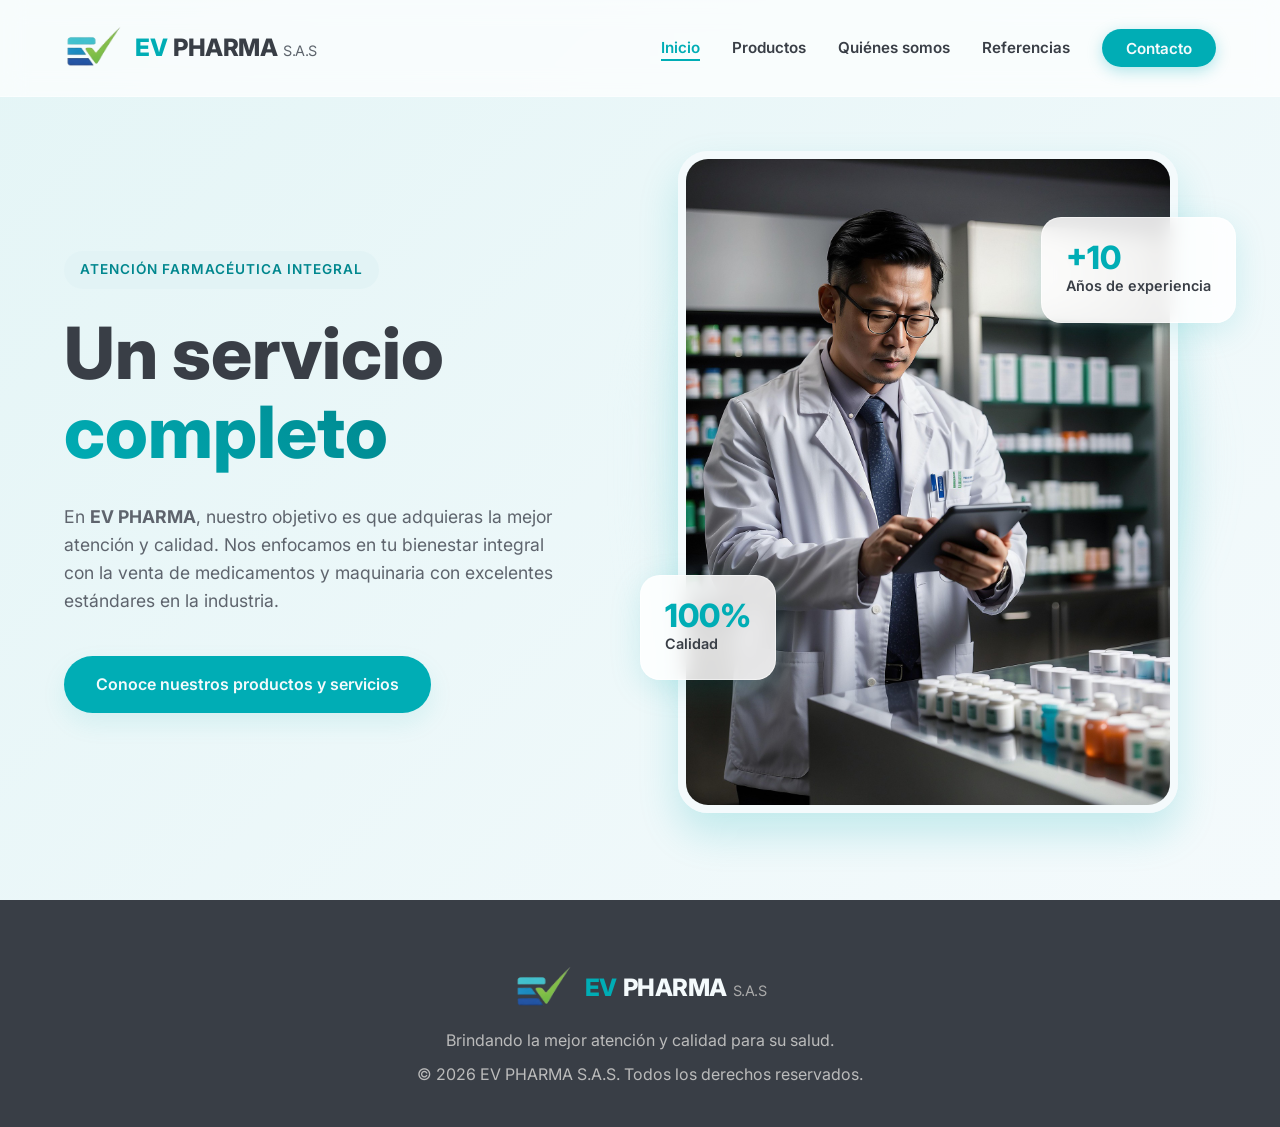
<file: Client/index.html>
<!DOCTYPE html>
<html lang="es">
<head>
    <meta charset="UTF-8">
    <meta name="viewport" content="width=device-width, initial-scale=1.0">
    <meta name="description" content="EV PHARMA S.A.S. - Adquiere la mejor atención y calidad en servicios de salud.">
    <title>EV PHARMA S.A.S | Servicios de Salud Completos</title>
    <link href="https://fonts.googleapis.com/css2?family=Inter:wght@300;400;600;800&display=swap" rel="stylesheet">
    <link rel="stylesheet" href="style.css">
    <link rel="icon" href="images/LogoEVPharma-Picsart-BackgroundRemover.png"> 
</head>
<body>
    <header class="navbar" id="navbar">
        <div class="logo">
            <img src="images/LogoEVPharma-Picsart-BackgroundRemover.png" alt="EV Pharma Logo" class="logo-img">
            <div class="logo-text">
                <span class="logo-accent">EV</span> PHARMA <span class="logo-suffix">S.A.S</span>
            </div>
        </div>
        <nav>
            <ul class="nav-links">
                <li><a href="#inicio" class="active">Inicio</a></li>
                <li><a href="productos.html">Productos</a></li>
                <li><a href="quienesSomos.html">Quiénes somos</a></li>
                <li><a href="referencias.html">Referencias</a></li>
                <li><a href="#contacto" id="contactBtn" class="btn-contact">Contacto</a></li>
            </ul>
            <div class="hamburger" id="hamburger">
                <span></span>
                <span></span>
                <span></span>
            </div>
        </nav>
    </header>

    <main>
        <section id="inicio" class="hero">
            <div class="hero-content">
                <span class="badge">Atención Farmacéutica Integral</span>
                <h1>Un servicio <br><span class="highlight">completo</span></h1>
                <p>En <strong>EV PHARMA</strong>, nuestro objetivo es que adquieras la mejor atención y calidad. Nos enfocamos en tu bienestar integral con la venta de medicamentos y maquinaria con excelentes estándares en la industria.</p>
                <div class="cta-group">
                    <a href="productos.html" class="btn btn-primary">Conoce nuestros productos y servicios</a>
                </div>
            </div>
            <div class="hero-image-container">
                <div class="glass-card stat-card stat-1">
                    <div class="stat-number">+10</div>
                    <div class="stat-text">Años de experiencia</div>
                </div>
                <div class="glass-card stat-card stat-2">
                    <div class="stat-number">100%</div>
                    <div class="stat-text">Calidad</div>
                </div>
                <img src="images/neenasatine-ai-generated-8780800_1920.jpg" alt="Profesional de la salud trabajando, EV Pharma">
                <div class="blob-bg"></div>
            </div>
        </section>
    </main>

    <footer id="contacto">
        <div class="footer-content">
            <div class="logo">
                <img src="images/LogoEVPharma-Picsart-BackgroundRemover.png" alt="EV Pharma Logo" class="logo-img">
                <div class="logo-text">
                    <span class="logo-accent">EV</span> PHARMA <span class="logo-suffix">S.A.S</span>
                </div>
            </div>
            <p>Brindando la mejor atención y calidad para su salud.</p>
            <p>&copy; 2026 EV PHARMA S.A.S. Todos los derechos reservados.</p>
        </div>
    </footer>

    <!-- Modal de Contacto -->
    <div id="contactModal" class="modal">
        <div class="modal-content glass-card">
            <span class="close-btn">&times;</span>
            <div class="modal-header">
                <h2>Contáctanos</h2>
                <p>Estamos a tu disposición. Comunícate directamente con nuestro equipo.</p>
            </div>
            
            <div class="contact-info-grid">
                <div class="contact-info-item">
                    <div class="contact-text">
                        <h4>Teléfonos de Contacto</h4>
                        <p><a href="tel:+573127304162">+57 312 730 4162</a></p>
                        <p><a href="tel:+573150565172">+57 315 056 5172</a></p>
                        <p><a href="tel:+573238347478">+57 323 834 7478</a></p>
                    </div>
                </div>

                <div class="contact-info-item">
                    <div class="contact-text">
                        <h4>Correo Electrónico</h4>
                        <p><a href="mailto:EVPharma1@hotmail.com">EVPharma1@hotmail.com</a></p>
                    </div>
                </div>

                <div class="contact-info-item contact-info-full">
                    <div class="contact-text">
                        <h4>Horario de Atención</h4>
                        <p>Lunes a Viernes: 8:00 AM - 5:00 PM | Sábados: 8:00 AM - 12:00 PM</p>
                    </div>
                </div>
            </div>

            <div class="contact-modal-actions">
                <a href="https://wa.me/573127304162?text=Hola,%20quisiera%20más%20información%20sobre%20sus%20productos" target="_blank" class="btn btn-whatsapp">
                    Chat por WhatsApp
                </a>
            </div>
        </div>
    </div>

    <script src="script.js"></script>
</body>
</html>
</file>
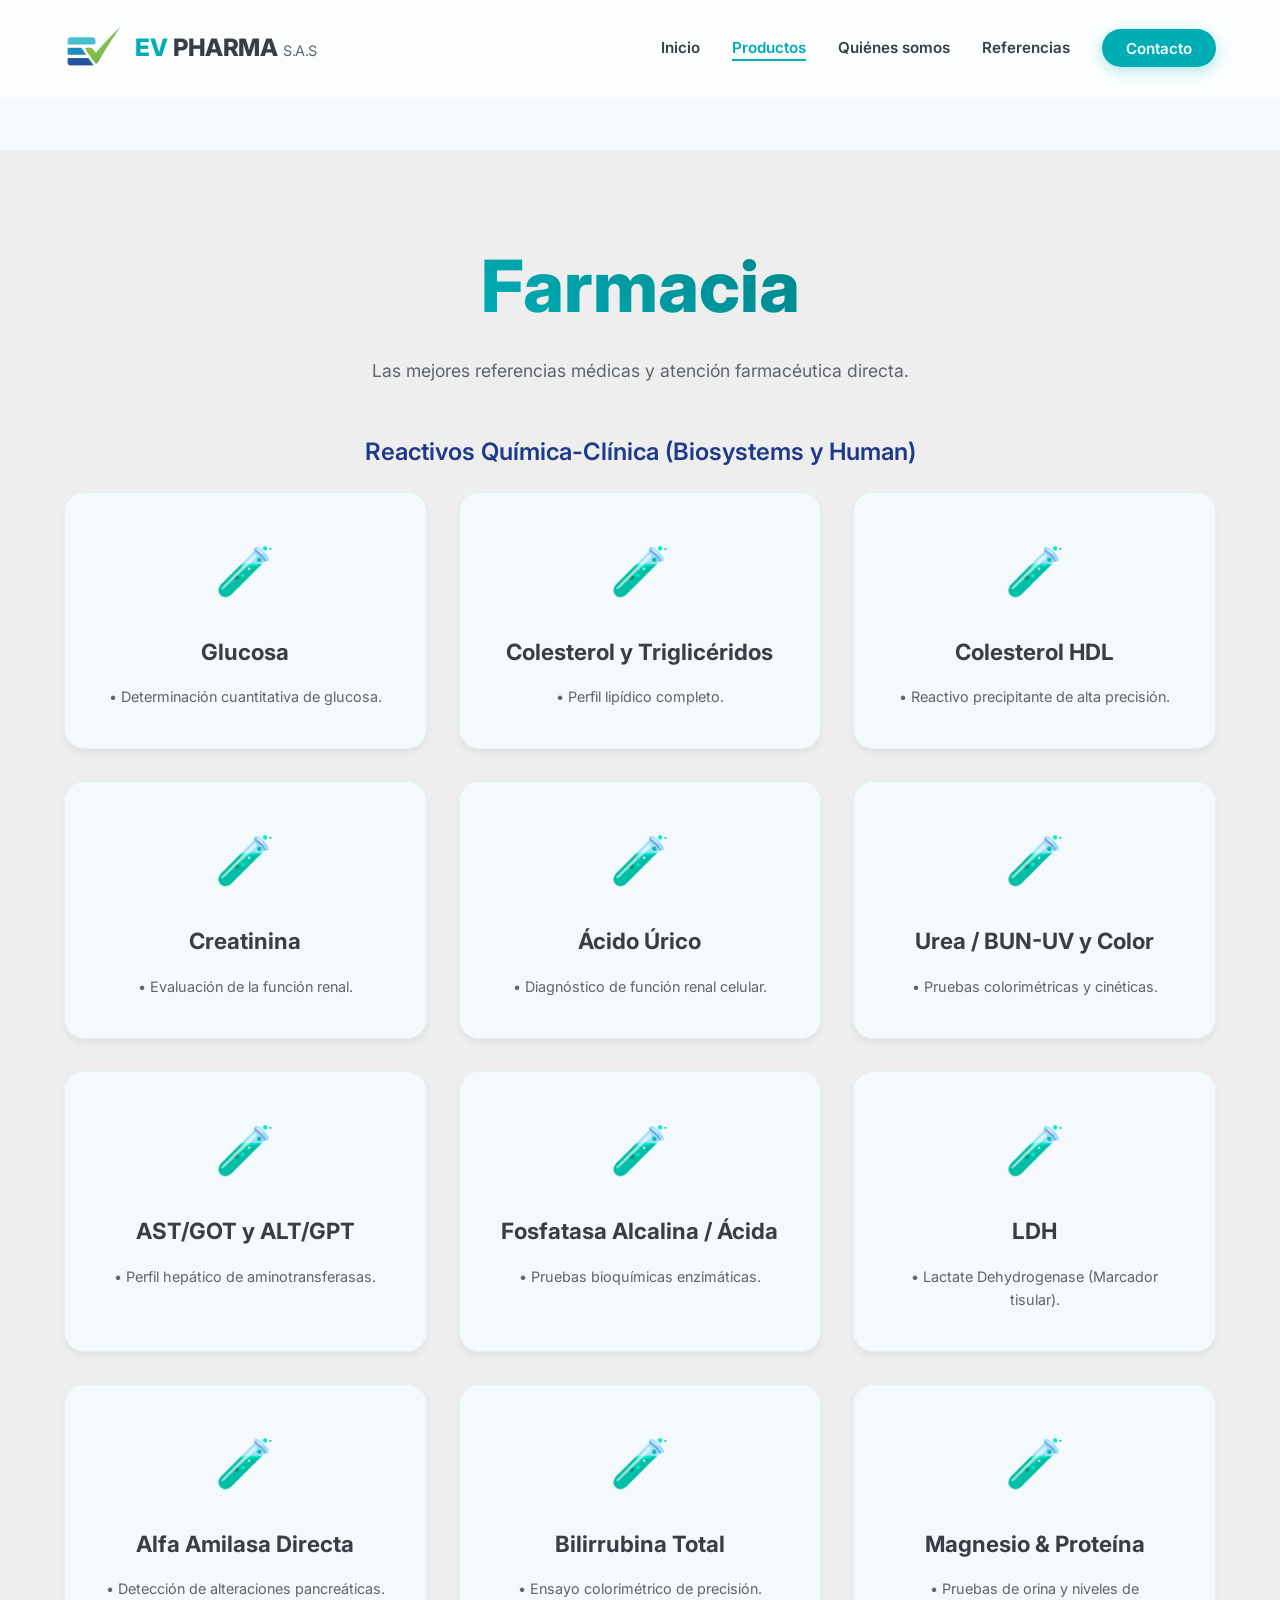
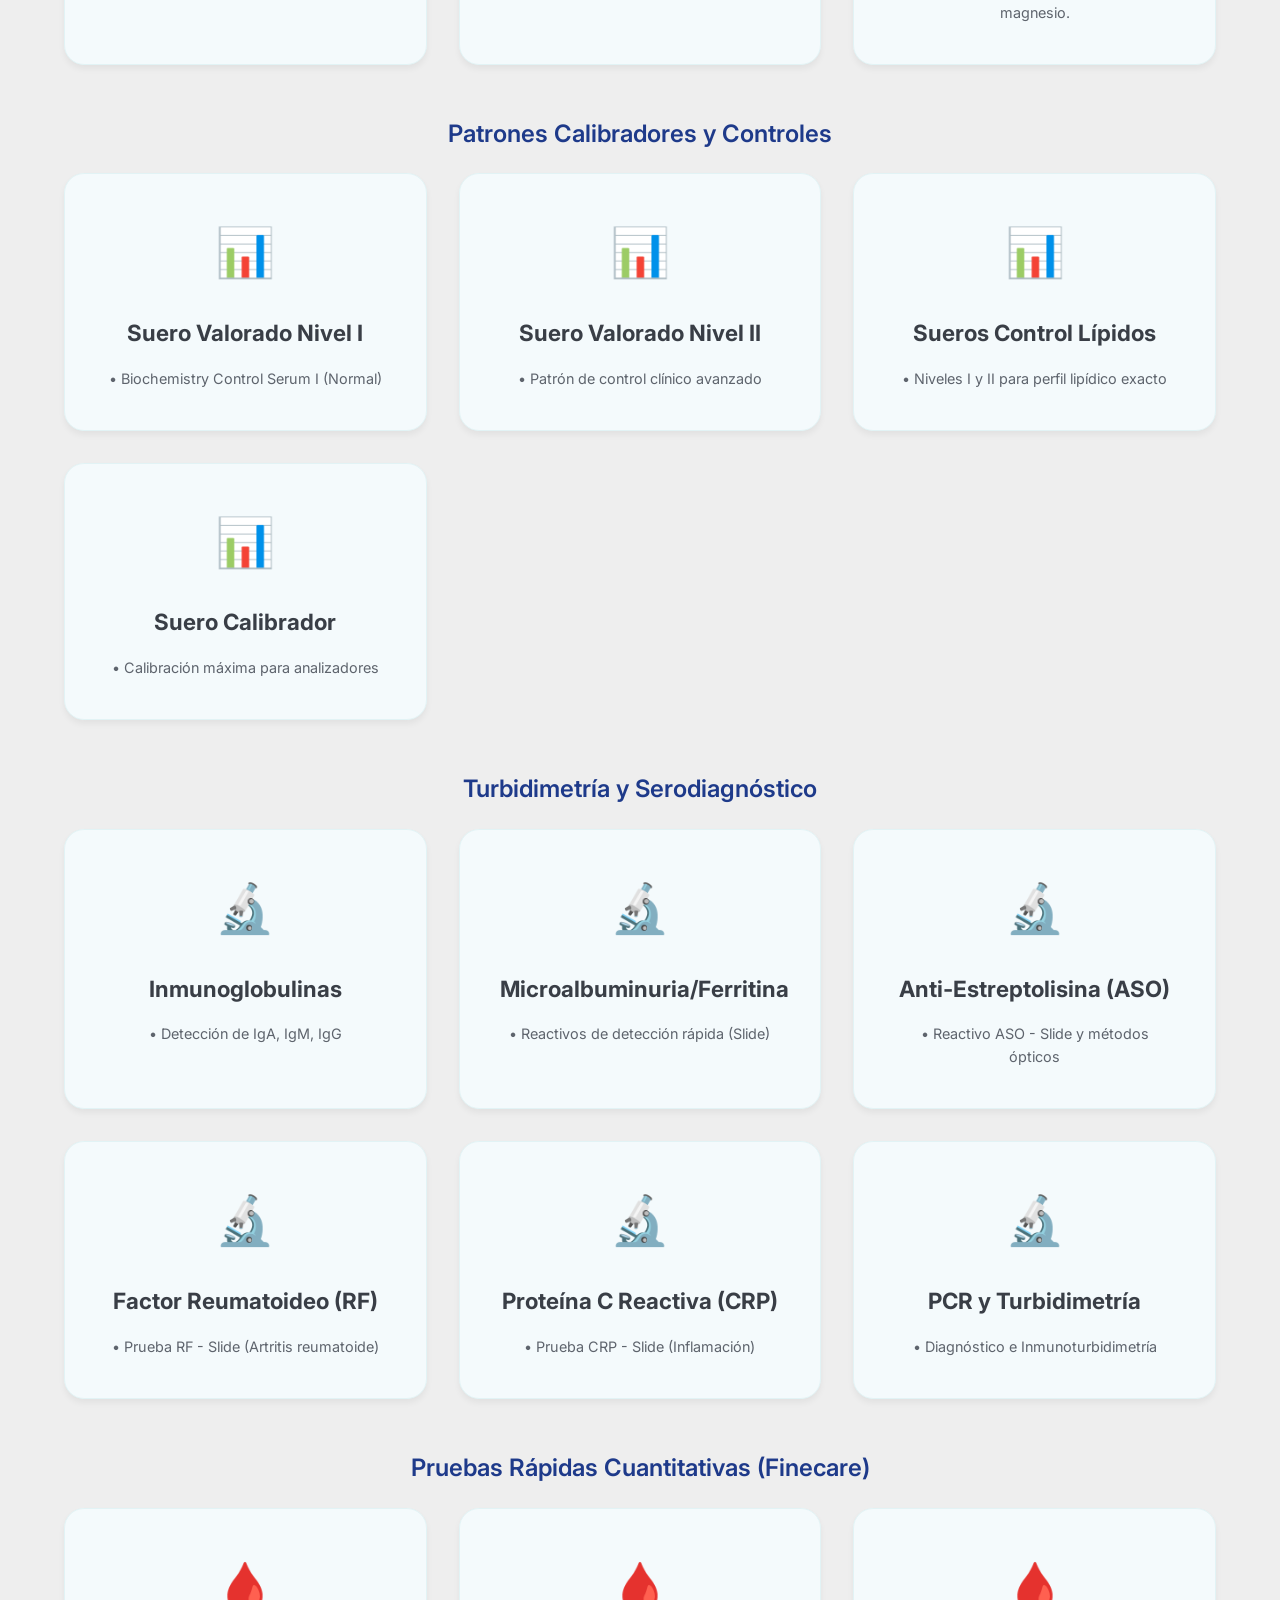
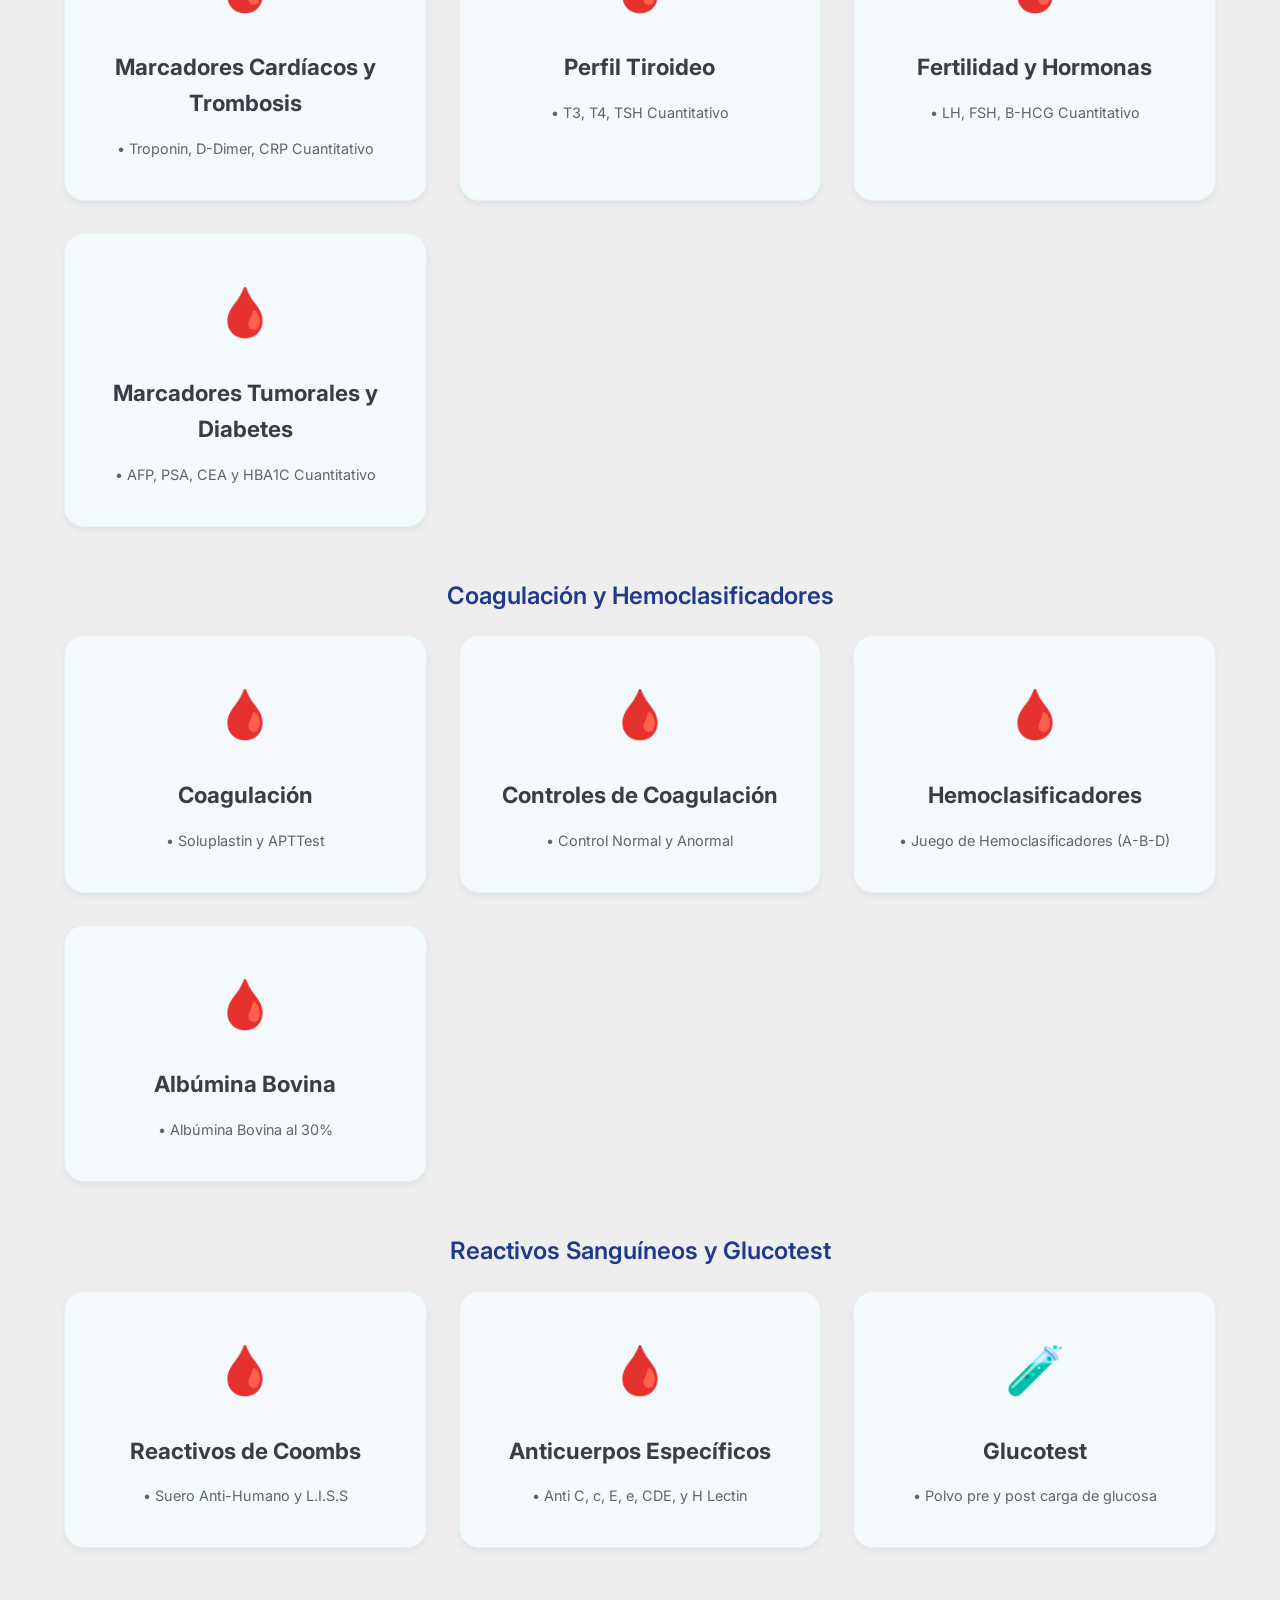
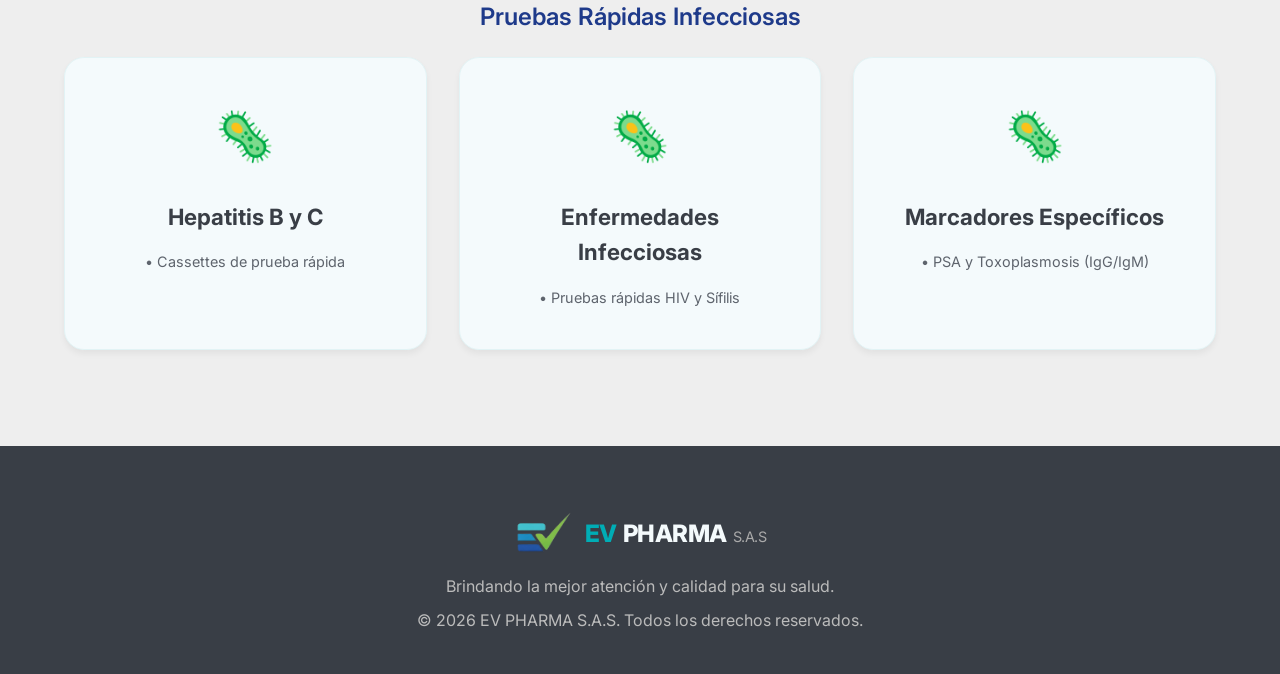
<file: Client/farmacia.html>
<!DOCTYPE html>
<html lang="es">
<head>
    <meta charset="UTF-8">
    <meta name="viewport" content="width=device-width, initial-scale=1.0">
    <meta name="description" content="EV PHARMA S.A.S. - Farmacia.">
    <title>EV PHARMA S.A.S | Farmacia</title>
    <link href="https://fonts.googleapis.com/css2?family=Inter:wght@300;400;600;800&display=swap" rel="stylesheet">
    <link rel="stylesheet" href="style.css">
    <link rel="icon" href="images/LogoEVPharma-Picsart-BackgroundRemover.png"> 
</head>
<body>
    <header class="navbar" id="navbar">
        <div class="logo">
            <img src="images/LogoEVPharma-Picsart-BackgroundRemover.png" alt="EV Pharma Logo" class="logo-img">
            <div class="logo-text">
                <span class="logo-accent">EV</span> PHARMA <span class="logo-suffix">S.A.S</span>
            </div>
        </div>
        <nav>
            <ul class="nav-links">
                <li><a href="index.html">Inicio</a></li>
                <li><a href="productos.html" class="active">Productos</a></li>
                <li><a href="quienesSomos.html">Quiénes somos</a></li>
                <li><a href="referencias.html">Referencias</a></li>
                <li><a href="#contacto" class="btn-contact">Contacto</a></li>
            </ul>
            <div class="hamburger" id="hamburger">
                <span></span>
                <span></span>
                <span></span>
            </div>
        </nav>
    </header>

    <main class="about-wrap">
        <section class="section bg-light">
            <div class="container text-center">
                <h1 class="about-page-title"><span class="highlight">Farmacia</span></h1>
                <p class="section-subtitle">Las mejores referencias médicas y atención farmacéutica directa.</p>
                <h2 style="margin-top: 40px; font-weight: 600; color: #1e3a8a;">Reactivos Química-Clínica (Biosystems y Human)</h2>
                <div class="grid-3" style="margin-top: 20px;">
                    <div class="service-card glass-card"><div class="icon">🧪</div><h3>Glucosa</h3><p style="font-size: 0.9em;">• Determinación cuantitativa de glucosa.</p></div>
                    <div class="service-card glass-card"><div class="icon">🧪</div><h3>Colesterol y Triglicéridos</h3><p style="font-size: 0.9em;">• Perfil lipídico completo.</p></div>
                    <div class="service-card glass-card"><div class="icon">🧪</div><h3>Colesterol HDL</h3><p style="font-size: 0.9em;">• Reactivo precipitante de alta precisión.</p></div>
                    <div class="service-card glass-card"><div class="icon">🧪</div><h3>Creatinina</h3><p style="font-size: 0.9em;">• Evaluación de la función renal.</p></div>
                    <div class="service-card glass-card"><div class="icon">🧪</div><h3>Ácido Úrico</h3><p style="font-size: 0.9em;">• Diagnóstico de función renal celular.</p></div>
                    <div class="service-card glass-card"><div class="icon">🧪</div><h3>Urea / BUN-UV y Color</h3><p style="font-size: 0.9em;">• Pruebas colorimétricas y cinéticas.</p></div>
                    <div class="service-card glass-card"><div class="icon">🧪</div><h3>AST/GOT y ALT/GPT</h3><p style="font-size: 0.9em;">• Perfil hepático de aminotransferasas.</p></div>
                    <div class="service-card glass-card"><div class="icon">🧪</div><h3>Fosfatasa Alcalina / Ácida</h3><p style="font-size: 0.9em;">• Pruebas bioquímicas enzimáticas.</p></div>
                    <div class="service-card glass-card"><div class="icon">🧪</div><h3>LDH</h3><p style="font-size: 0.9em;">• Lactate Dehydrogenase (Marcador tisular).</p></div>
                    <div class="service-card glass-card"><div class="icon">🧪</div><h3>Alfa Amilasa Directa</h3><p style="font-size: 0.9em;">• Detección de alteraciones pancreáticas.</p></div>
                    <div class="service-card glass-card"><div class="icon">🧪</div><h3>Bilirrubina Total</h3><p style="font-size: 0.9em;">• Ensayo colorimétrico de precisión.</p></div>
                    <div class="service-card glass-card"><div class="icon">🧪</div><h3>Magnesio & Proteína</h3><p style="font-size: 0.9em;">• Pruebas de orina y niveles de magnesio.</p></div>
                </div>

                <h2 style="margin-top: 50px; font-weight: 600; color: #1e3a8a;">Patrones Calibradores y Controles</h2>
                <div class="grid-3" style="margin-top: 20px;">
                    <div class="service-card glass-card"><div class="icon">📊</div><h3>Suero Valorado Nivel I</h3><p style="font-size: 0.9em;">• Biochemistry Control Serum I (Normal)</p></div>
                    <div class="service-card glass-card"><div class="icon">📊</div><h3>Suero Valorado Nivel II</h3><p style="font-size: 0.9em;">• Patrón de control clínico avanzado</p></div>
                    <div class="service-card glass-card"><div class="icon">📊</div><h3>Sueros Control Lípidos</h3><p style="font-size: 0.9em;">• Niveles I y II para perfil lipídico exacto</p></div>
                    <div class="service-card glass-card"><div class="icon">📊</div><h3>Suero Calibrador</h3><p style="font-size: 0.9em;">• Calibración máxima para analizadores</p></div>
                </div>

                <h2 style="margin-top: 50px; font-weight: 600; color: #1e3a8a;">Turbidimetría y Serodiagnóstico</h2>
                <div class="grid-3" style="margin-top: 20px;">
                    <div class="service-card glass-card"><div class="icon">🔬</div><h3>Inmunoglobulinas</h3><p style="font-size: 0.9em;">• Detección de IgA, IgM, IgG</p></div>
                    <div class="service-card glass-card"><div class="icon">🔬</div><h3>Microalbuminuria/Ferritina</h3><p style="font-size: 0.9em;">• Reactivos de detección rápida (Slide)</p></div>
                    <div class="service-card glass-card"><div class="icon">🔬</div><h3>Anti-Estreptolisina (ASO)</h3><p style="font-size: 0.9em;">• Reactivo ASO - Slide y métodos ópticos</p></div>
                    <div class="service-card glass-card"><div class="icon">🔬</div><h3>Factor Reumatoideo (RF)</h3><p style="font-size: 0.9em;">• Prueba RF - Slide (Artritis reumatoide)</p></div>
                    <div class="service-card glass-card"><div class="icon">🔬</div><h3>Proteína C Reactiva (CRP)</h3><p style="font-size: 0.9em;">• Prueba CRP - Slide (Inflamación)</p></div>
                    <div class="service-card glass-card"><div class="icon">🔬</div><h3>PCR y Turbidimetría</h3><p style="font-size: 0.9em;">• Diagnóstico e Inmunoturbidimetría</p></div>
                </div>

                <h2 style="margin-top: 50px; font-weight: 600; color: #1e3a8a;">Pruebas Rápidas Cuantitativas (Finecare)</h2>
                <div class="grid-3" style="margin-top: 20px;">
                    <div class="service-card glass-card"><div class="icon">🩸</div><h3>Marcadores Cardíacos y Trombosis</h3><p style="font-size: 0.9em;">• Troponin, D-Dimer, CRP Cuantitativo</p></div>
                    <div class="service-card glass-card"><div class="icon">🩸</div><h3>Perfil Tiroideo</h3><p style="font-size: 0.9em;">• T3, T4, TSH Cuantitativo</p></div>
                    <div class="service-card glass-card"><div class="icon">🩸</div><h3>Fertilidad y Hormonas</h3><p style="font-size: 0.9em;">• LH, FSH, B-HCG Cuantitativo</p></div>
                    <div class="service-card glass-card"><div class="icon">🩸</div><h3>Marcadores Tumorales y Diabetes</h3><p style="font-size: 0.9em;">• AFP, PSA, CEA y HBA1C Cuantitativo</p></div>
                </div>

                <h2 style="margin-top: 50px; font-weight: 600; color: #1e3a8a;">Coagulación y Hemoclasificadores</h2>
                <div class="grid-3" style="margin-top: 20px;">
                    <div class="service-card glass-card"><div class="icon">🩸</div><h3>Coagulación</h3><p style="font-size: 0.9em;">• Soluplastin y APTTest</p></div>
                    <div class="service-card glass-card"><div class="icon">🩸</div><h3>Controles de Coagulación</h3><p style="font-size: 0.9em;">• Control Normal y Anormal</p></div>
                    <div class="service-card glass-card"><div class="icon">🩸</div><h3>Hemoclasificadores</h3><p style="font-size: 0.9em;">• Juego de Hemoclasificadores (A-B-D)</p></div>
                    <div class="service-card glass-card"><div class="icon">🩸</div><h3>Albúmina Bovina</h3><p style="font-size: 0.9em;">• Albúmina Bovina al 30%</p></div>
                </div>

                <h2 style="margin-top: 50px; font-weight: 600; color: #1e3a8a;">Reactivos Sanguíneos y Glucotest</h2>
                <div class="grid-3" style="margin-top: 20px;">
                    <div class="service-card glass-card"><div class="icon">🩸</div><h3>Reactivos de Coombs</h3><p style="font-size: 0.9em;">• Suero Anti-Humano y L.I.S.S</p></div>
                    <div class="service-card glass-card"><div class="icon">🩸</div><h3>Anticuerpos Específicos</h3><p style="font-size: 0.9em;">• Anti C, c, E, e, CDE, y H Lectin</p></div>
                    <div class="service-card glass-card"><div class="icon">🧪</div><h3>Glucotest</h3><p style="font-size: 0.9em;">• Polvo pre y post carga de glucosa</p></div>
                </div>

                <h2 style="margin-top: 50px; font-weight: 600; color: #1e3a8a;">Pruebas Rápidas Infecciosas</h2>
                <div class="grid-3" style="margin-top: 20px;">
                    <div class="service-card glass-card"><div class="icon">🦠</div><h3>Hepatitis B y C</h3><p style="font-size: 0.9em;">• Cassettes de prueba rápida</p></div>
                    <div class="service-card glass-card"><div class="icon">🦠</div><h3>Enfermedades Infecciosas</h3><p style="font-size: 0.9em;">• Pruebas rápidas HIV y Sífilis</p></div>
                    <div class="service-card glass-card"><div class="icon">🦠</div><h3>Marcadores Específicos</h3><p style="font-size: 0.9em;">• PSA y Toxoplasmosis (IgG/IgM)</p></div>
                </div>
            </div>
        </section> 
    </main>

    <footer id="contacto">
        <div class="footer-content">
            <div class="logo">
                <img src="images/LogoEVPharma-Picsart-BackgroundRemover.png" alt="EV Pharma Logo" class="logo-img">
                <div class="logo-text">
                    <span class="logo-accent">EV</span> PHARMA <span class="logo-suffix">S.A.S</span>
                </div>
            </div>
            <p>Brindando la mejor atención y calidad para su salud.</p>
            <p>&copy; 2026 EV PHARMA S.A.S. Todos los derechos reservados.</p>
        </div>
    </footer>

    <!-- Modal de Contacto -->
    <div id="contactModal" class="modal">
        <div class="modal-content glass-card">
            <span class="close-btn">&times;</span>
            <div class="modal-header">
                <h2>Contáctanos</h2>
                <p>Estamos a tu disposición. Comunícate directamente con nuestro equipo.</p>
            </div>
            
            <div class="contact-info-grid">
                <div class="contact-info-item">
                    <div class="contact-text">
                        <h4>Teléfonos de Contacto</h4>
                        <p><a href="tel:+573127304162">+57 312 730 4162</a></p>
                        <p><a href="tel:+573150565172">+57 315 056 5172</a></p>
                        <p><a href="tel:+573238347478">+57 323 834 7478</a></p>
                    </div>
                </div>

                <div class="contact-info-item">
                    <div class="contact-text">
                        <h4>Correo Electrónico</h4>
                        <p><a href="mailto:EVPharma1@hotmail.com">EVPharma1@hotmail.com</a></p>
                    </div>
                </div>

                <div class="contact-info-item contact-info-full">
                    <div class="contact-text">
                        <h4>Horario de Atención</h4>
                        <p>Lunes a Viernes: 8:00 AM - 5:00 PM | Sábados: 8:00 AM - 12:00 PM</p>
                    </div>
                </div>
            </div>

            <div class="contact-modal-actions">
                <a href="https://wa.me/573127304162?text=Hola,%20quisiera%20más%20información%20sobre%20sus%20productos" target="_blank" class="btn btn-whatsapp">
                    Chat por WhatsApp
                </a>
            </div>
        </div>
    </div>
    
    <script src="script.js"></script>
</body>
</html>
</file>
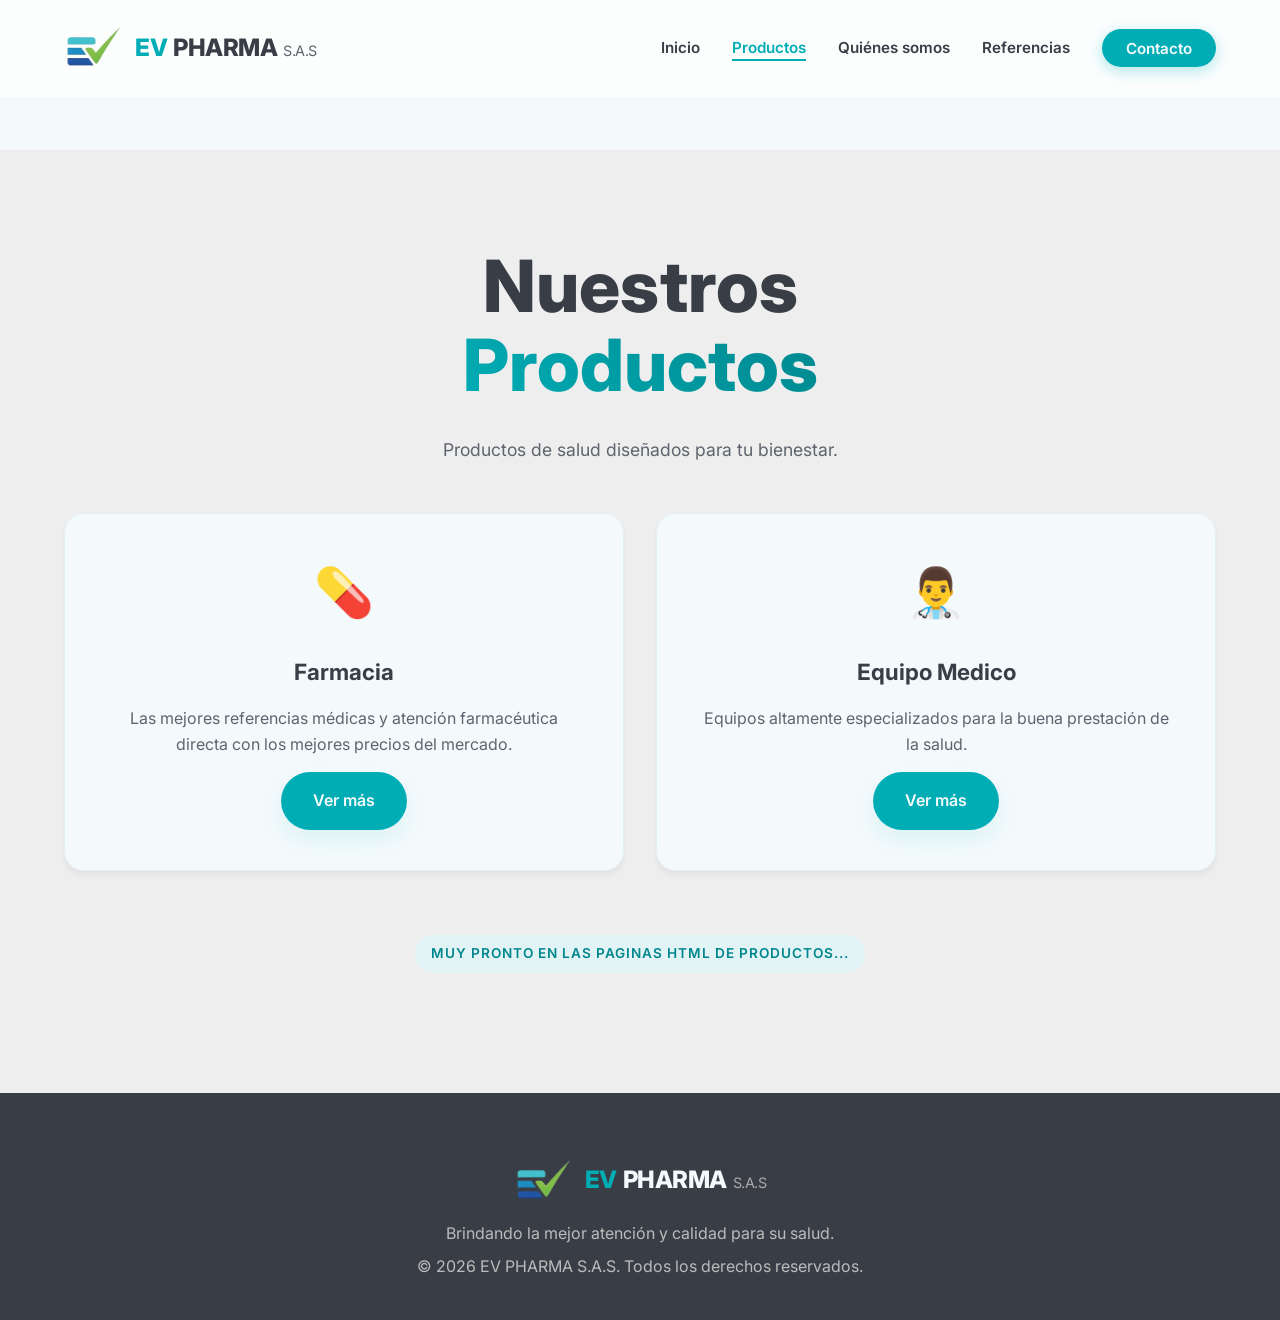
<file: Client/productos.html>
<!DOCTYPE html>
<html lang="es">
<head>
    <meta charset="UTF-8">
    <meta name="viewport" content="width=device-width, initial-scale=1.0">
    <meta name="description" content="EV PHARMA S.A.S. - Adquiere la mejor atención y calidad en servicios de salud.">
    <title>Productos | EV PHARMA S.A.S</title>
    <link href="https://fonts.googleapis.com/css2?family=Inter:wght@300;400;600;800&display=swap" rel="stylesheet">
    <link rel="stylesheet" href="style.css">
    <link rel="icon" href="images/LogoEVPharma-Picsart-BackgroundRemover.png"> 
</head>
<body>
    <header class="navbar" id="navbar">
        <div class="logo">
            <img src="images/LogoEVPharma-Picsart-BackgroundRemover.png" alt="EV Pharma Logo" class="logo-img">
            <div class="logo-text">
                <span class="logo-accent">EV</span> PHARMA <span class="logo-suffix">S.A.S</span>
            </div>
        </div>
        <nav>
            <ul class="nav-links">
                <li><a href="index.html#inicio">Inicio</a></li>
                <li><a href="productos.html" class="active">Productos</a></li>
                <li><a href="quienesSomos.html">Quiénes somos</a></li>
                <li><a href="referencias.html">Referencias</a></li>
                <li><a href="#contacto" id="contactBtn" class="btn-contact">Contacto</a></li>
            </ul>
            <div class="hamburger" id="hamburger">
                <span></span>
                <span></span>
                <span></span>
            </div>
        </nav>
    </header>

    <main class="about-wrap">
        <section id="Productos" class="section bg-light">
            <div class="container text-center">
                <h1 class="about-page-title">Nuestros <br><span class="highlight">Productos</span></h1>
                <p class="section-subtitle">Productos de salud diseñados para tu bienestar.</p>
                <div class="grid-3">
                    <div class="service-card glass-card">
                        <div class="icon">💊</div>
                        <h3>Farmacia</h3>
                        <p>Las mejores referencias médicas y atención farmacéutica directa con los mejores precios del mercado.</p>
                        <a href="farmacia.html" class="btn btn-primary" style="margin-top: 15px; display: inline-block; text-decoration: none;">Ver más</a>
                    </div>
                    <div class="service-card glass-card">
                        <div class="icon">👨‍⚕️</div>
                        <h3>Equipo Medico</h3>
                        <p>Equipos altamente especializados para la buena prestación de la salud.</p>
                        <a href="equiposMedicos.html" class="btn btn-primary" style="margin-top: 15px; display: inline-block; text-decoration: none;">Ver más</a>
                    </div>
                </div>
                
                <div class="coming-soon">
                    <span class="badge">Muy pronto en las paginas Html de productos...</span>
                </div>
            </div>
        </section>
    </main>

    <footer>
        <div class="footer-content">
            <div class="logo">
                <img src="images/LogoEVPharma-Picsart-BackgroundRemover.png" alt="EV Pharma Logo" class="logo-img">
                <div class="logo-text">
                    <span class="logo-accent">EV</span> PHARMA <span class="logo-suffix">S.A.S</span>
                </div>
            </div>
            <p>Brindando la mejor atención y calidad para su salud.</p>
            <p>&copy; 2026 EV PHARMA S.A.S. Todos los derechos reservados.</p>
        </div>
    </footer>

    <!-- Modal de Contacto -->
    <div id="contactModal" class="modal">
        <div class="modal-content glass-card">
            <span class="close-btn">&times;</span>
            <div class="modal-header">
                <h2>Contáctanos</h2>
                <p>Estamos a tu disposición. Comunícate directamente con nuestro equipo.</p>
            </div>
            
            <div class="contact-info-grid">
                <div class="contact-info-item">
                    <div class="contact-text">
                        <h4>Teléfonos de Contacto</h4>
                        <p><a href="tel:+573127304162">+57 312 730 4162</a></p>
                        <p><a href="tel:+573150565172">+57 315 056 5172</a></p>
                        <p><a href="tel:+573238347478">+57 323 834 7478</a></p>
                    </div>
                </div>

                <div class="contact-info-item">
                    <div class="contact-text">
                        <h4>Correo Electrónico</h4>
                        <p><a href="mailto:EVPharma1@hotmail.com">EVPharma1@hotmail.com</a></p>
                    </div>
                </div>

                <div class="contact-info-item contact-info-full">
                    <div class="contact-text">
                        <h4>Horario de Atención</h4>
                        <p>Lunes a Viernes: 8:00 AM - 5:00 PM | Sábados: 8:00 AM - 12:00 PM</p>
                    </div>
                </div>
            </div>

            <div class="contact-modal-actions">
                <a href="https://wa.me/573127304162?text=Hola,%20quisiera%20más%20información%20sobre%20sus%20productos" target="_blank" class="btn btn-whatsapp">
                    Chat por WhatsApp
                </a>
            </div>
        </div>
    </div>

    <script src="script.js"></script>
</body>
</html>
</file>
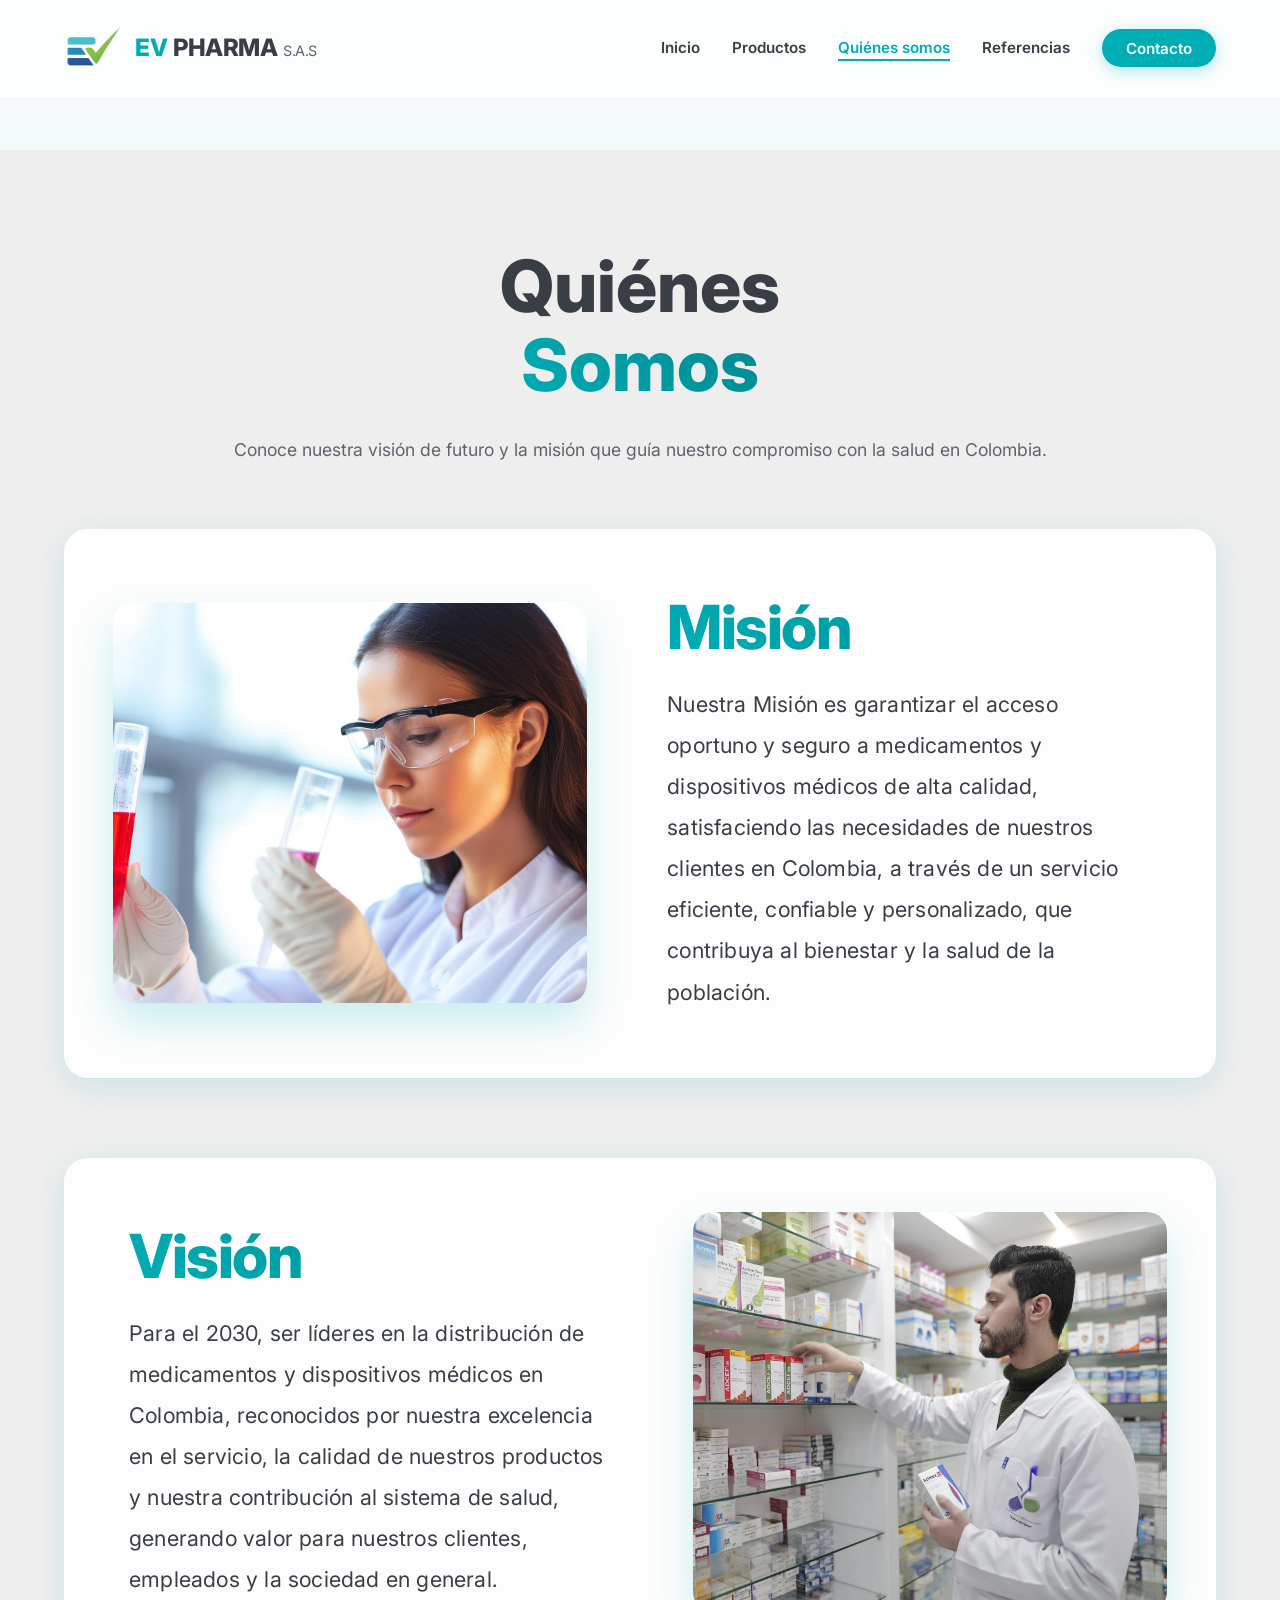
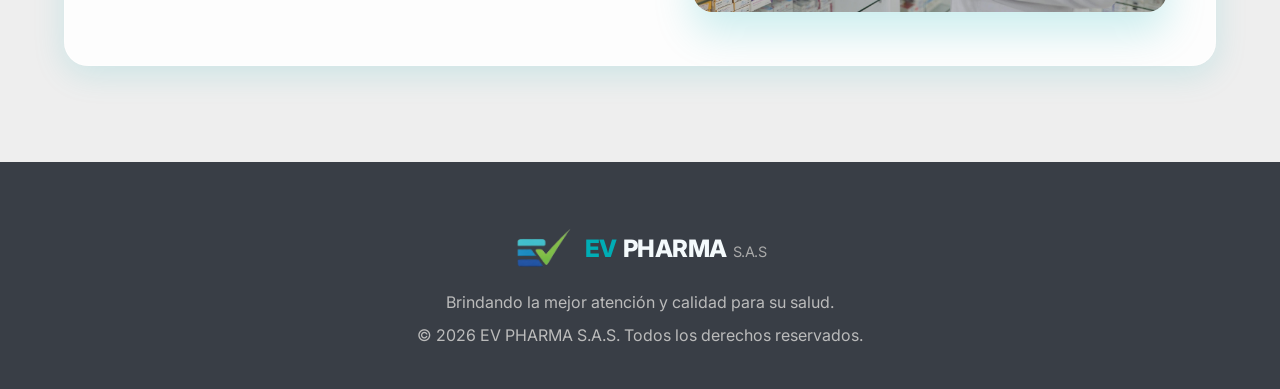
<file: Client/quienesSomos.html>
<!DOCTYPE html>
<html lang="es">
<head>
    <meta charset="UTF-8">
    <meta name="viewport" content="width=device-width, initial-scale=1.0">
    <meta name="description" content="EV PHARMA S.A.S. - Quiénes Somos. Misión y Visión.">
    <title>EV PHARMA S.A.S | Quiénes Somos</title>
    <link href="https://fonts.googleapis.com/css2?family=Inter:wght@300;400;600;800&display=swap" rel="stylesheet">
    <link rel="stylesheet" href="style.css">
    <link rel="icon" href="images/LogoEVPharma-Picsart-BackgroundRemover.png"> 
</head>
<body>
    <header class="navbar" id="navbar">
        <div class="logo">
            <img src="images/LogoEVPharma-Picsart-BackgroundRemover.png" alt="EV Pharma Logo" class="logo-img">
            <div class="logo-text">
                <span class="logo-accent">EV</span> PHARMA <span class="logo-suffix">S.A.S</span>
            </div>
        </div>
        <nav>
            <ul class="nav-links">
                <li><a href="index.html">Inicio</a></li>
                <li><a href="productos.html">Productos</a></li>
                <li><a href="quienesSomos.html" class="active">Quiénes somos</a></li>
                <li><a href="referencias.html">Referencias</a></li>
                <li><a href="#contacto" id="contactBtn" class="btn-contact">Contacto</a></li>
            </ul>
            <div class="hamburger" id="hamburger">
                <span></span>
                <span></span>
                <span></span>
            </div>
        </nav>
    </header>

    <main class="about-wrap">
        <section id="quienes-somos" class="section bg-light">
            <div class="container about-container text-center">
                <h1 class="about-page-title">Quiénes <br><span class="highlight">Somos</span></h1>
                <p class="section-subtitle">Conoce nuestra visión de futuro y la misión que guía nuestro compromiso con la salud en Colombia.</p>
                
                <div class="about-grid">
                    <div class="glass-card about-card">
                        <img src="images/alanajordan-ai-generated-8563462_1920.jpg" alt="Misión EV Pharma" class="about-card-img">
                        <div class="about-card-content">
                            <h3>Misión</h3>
                            <p>Nuestra Misión es garantizar el acceso oportuno y seguro a medicamentos y dispositivos médicos de alta calidad, satisfaciendo las necesidades de nuestros clientes en Colombia, a través de un servicio eficiente, confiable y personalizado, que contribuya al bienestar y la salud de la población.</p>
                        </div>
                    </div>

                    <div class="glass-card about-card reverse">
                        <img src="images/hosnysalah-doctor-8264057_1920.jpg" alt="Visión EV Pharma" class="about-card-img">
                        <div class="about-card-content">
                            <h3>Visión</h3>
                            <p>Para el 2030, ser líderes en la distribución de medicamentos y dispositivos médicos en Colombia, reconocidos por nuestra excelencia en el servicio, la calidad de nuestros productos y nuestra contribución al sistema de salud, generando valor para nuestros clientes, empleados y la sociedad en general.</p>
                        </div>
                    </div>
                </div>
            </div>
        </section>
    </main>

    <footer id="contacto">
        <div class="footer-content">
            <div class="logo">
                <img src="images/LogoEVPharma-Picsart-BackgroundRemover.png" alt="EV Pharma Logo" class="logo-img">
                <div class="logo-text">
                    <span class="logo-accent">EV</span> PHARMA <span class="logo-suffix">S.A.S</span>
                </div>
            </div>
            <p>Brindando la mejor atención y calidad para su salud.</p>
            <p>&copy; 2026 EV PHARMA S.A.S. Todos los derechos reservados.</p>
        </div>
    </footer>

    <!-- Modal de Contacto -->
    <div id="contactModal" class="modal">
        <div class="modal-content glass-card">
            <span class="close-btn">&times;</span>
            <div class="modal-header">
                <h2>Contáctanos</h2>
                <p>Estamos a tu disposición. Comunícate directamente con nuestro equipo.</p>
            </div>
            
            <div class="contact-info-grid">
                <div class="contact-info-item">
                    <div class="contact-text">
                        <h4>Teléfonos de Contacto</h4>
                        <p><a href="tel:+573127304162">+57 312 730 4162</a></p>
                        <p><a href="tel:+573150565172">+57 315 056 5172</a></p>
                        <p><a href="tel:+573238347478">+57 323 834 7478</a></p>
                    </div>
                </div>

                <div class="contact-info-item">
                    <div class="contact-text">
                        <h4>Correo Electrónico</h4>
                        <p><a href="mailto:EVPharma1@hotmail.com">EVPharma1@hotmail.com</a></p>
                    </div>
                </div>

                <div class="contact-info-item contact-info-full">
                    <div class="contact-text">
                        <h4>Horario de Atención</h4>
                        <p>Lunes a Viernes: 8:00 AM - 5:00 PM | Sábados: 8:00 AM - 12:00 PM</p>
                    </div>
                </div>
            </div>

            <div class="contact-modal-actions">
                <a href="https://wa.me/573127304162?text=Hola,%20quisiera%20más%20información%20sobre%20sus%20productos" target="_blank" class="btn btn-whatsapp">
                    Chat por WhatsApp
                </a>
            </div>
        </div>
    </div>
    <script src="script.js"></script>
</body>
</html>
</file>
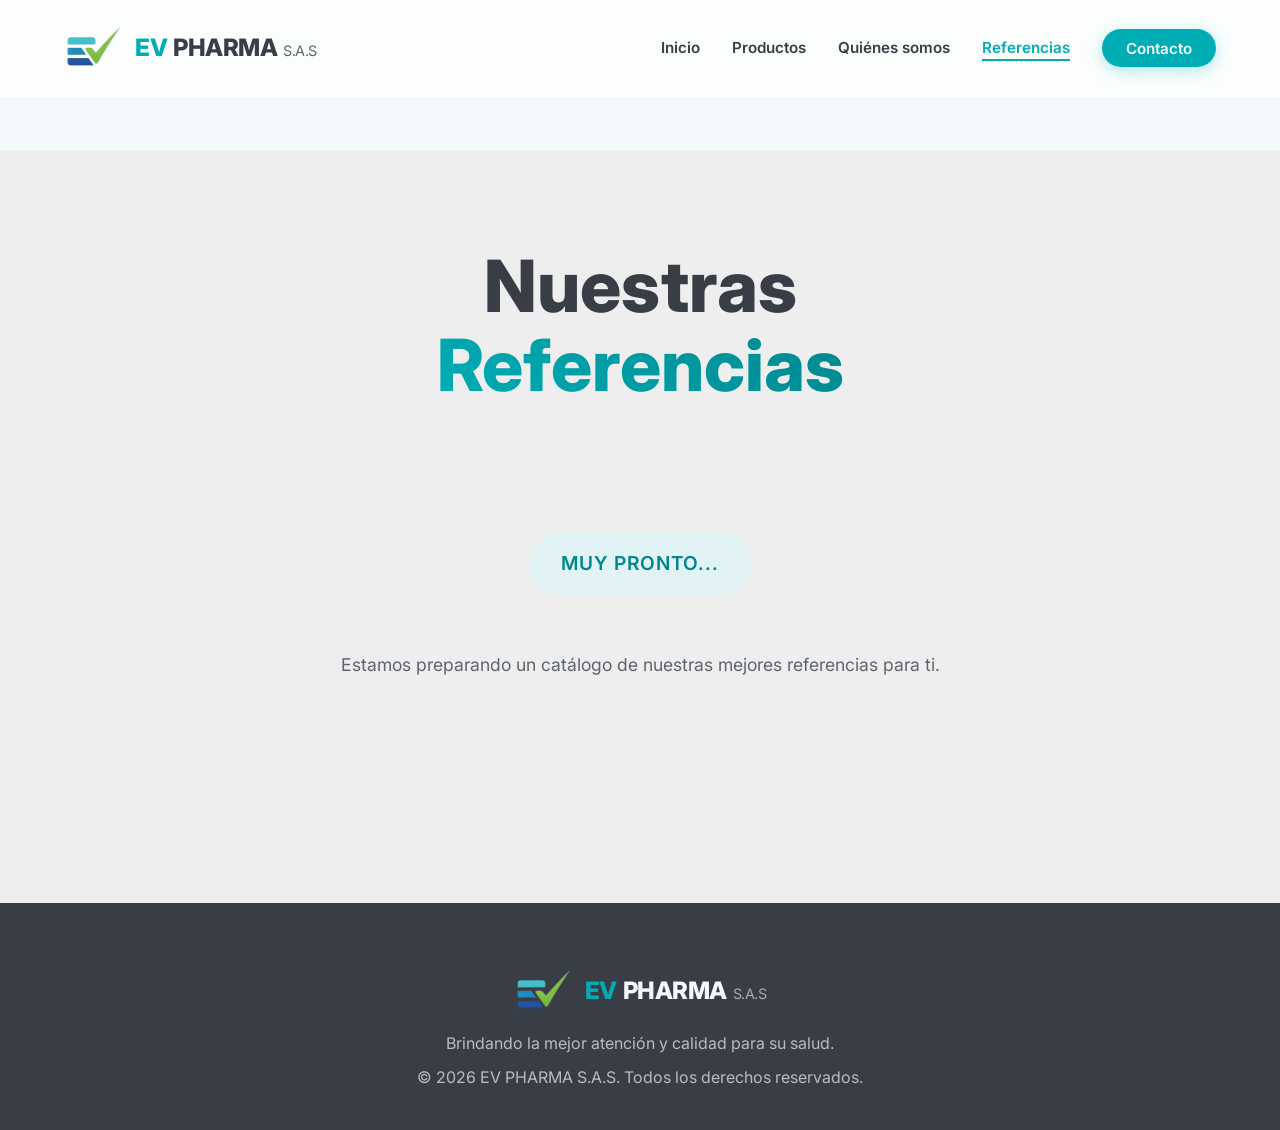
<file: Client/referencias.html>
<!DOCTYPE html>
<html lang="es">
<head>
    <meta charset="UTF-8">
    <meta name="viewport" content="width=device-width, initial-scale=1.0">
    <meta name="description" content="EV PHARMA S.A.S. - Referencias.">
    <title>EV PHARMA S.A.S | Referencias</title>
    <link href="https://fonts.googleapis.com/css2?family=Inter:wght@300;400;600;800&display=swap" rel="stylesheet">
    <link rel="stylesheet" href="style.css">
    <link rel="icon" href="images/LogoEVPharma-Picsart-BackgroundRemover.png"> 
</head>
<body>
    <header class="navbar" id="navbar">
        <div class="logo">
            <img src="images/LogoEVPharma-Picsart-BackgroundRemover.png" alt="EV Pharma Logo" class="logo-img">
            <div class="logo-text">
                <span class="logo-accent">EV</span> PHARMA <span class="logo-suffix">S.A.S</span>
            </div>
        </div>
        <nav>
            <ul class="nav-links">
                <li><a href="index.html">Inicio</a></li>
                <li><a href="productos.html">Productos</a></li>
                <li><a href="quienesSomos.html">Quiénes somos</a></li>
                <li><a href="referencias.html" class="active">Referencias</a></li>
                <li><a href="#contacto" id="contactBtn" class="btn-contact">Contacto</a></li>
            </ul>
            <div class="hamburger" id="hamburger">
                <span></span>
                <span></span>
                <span></span>
            </div>
        </nav>
    </header>

    <main class="about-wrap">
        <section id="referencias" class="section bg-light">
            <div class="container text-center">
                <h1 class="about-page-title">Nuestras <br><span class="highlight">Referencias</span></h1>
                
                <div class="coming-soon" style="margin-top: 8rem; margin-bottom: 8rem;">
                    <span class="badge" style="font-size: 1.2rem; padding: 1rem 2rem;">Muy Pronto...</span>
                    <p class="section-subtitle" style="margin-top: 2rem;">Estamos preparando un catálogo de nuestras mejores referencias para ti.</p>
                </div>
            </div>
        </section>
    </main>

    <footer id="contacto">
        <div class="footer-content">
            <div class="logo">
                <img src="images/LogoEVPharma-Picsart-BackgroundRemover.png" alt="EV Pharma Logo" class="logo-img">
                <div class="logo-text">
                    <span class="logo-accent">EV</span> PHARMA <span class="logo-suffix">S.A.S</span>
                </div>
            </div>
            <p>Brindando la mejor atención y calidad para su salud.</p>
            <p>&copy; 2026 EV PHARMA S.A.S. Todos los derechos reservados.</p>
        </div>
    </footer>

    <!-- Modal de Contacto -->
    <div id="contactModal" class="modal">
        <div class="modal-content glass-card">
            <span class="close-btn">&times;</span>
            <div class="modal-header">
                <h2>Contáctanos</h2>
                <p>Estamos a tu disposición. Comunícate directamente con nuestro equipo.</p>
            </div>
            
            <div class="contact-info-grid">
                <div class="contact-info-item">
                    <div class="contact-text">
                        <h4>Teléfonos de Contacto</h4>
                        <p><a href="tel:+573127304162">+57 312 730 4162</a></p>
                        <p><a href="tel:+573150565172">+57 315 056 5172</a></p>
                        <p><a href="tel:+573238347478">+57 323 834 7478</a></p>
                    </div>
                </div>

                <div class="contact-info-item">
                    <div class="contact-text">
                        <h4>Correo Electrónico</h4>
                        <p><a href="mailto:EVPharma1@hotmail.com">EVPharma1@hotmail.com</a></p>
                    </div>
                </div>

                <div class="contact-info-item contact-info-full">
                    <div class="contact-text">
                        <h4>Horario de Atención</h4>
                        <p>Lunes a Viernes: 8:00 AM - 5:00 PM | Sábados: 8:00 AM - 12:00 PM</p>
                    </div>
                </div>
            </div>

            <div class="contact-modal-actions">
                <a href="https://wa.me/573127304162?text=Hola,%20quisiera%20más%20información%20sobre%20sus%20productos" target="_blank" class="btn btn-whatsapp">
                    Chat por WhatsApp
                </a>
            </div>
        </div>
    </div>
    <script src="script.js"></script>
</body>
</html>
</file>
<file: Client/style.css>
:root {
    /* Cool Color Palette */
    --primary: #00ADB5;
    --primary-dark: #00878e;
    --secondary: #393E46;
    --background: #EEEEEE;
    --text-main: #222831;
    --text-muted: #5e646d;
    --white: #F4FAFC;
    --accent: #E2F3F5;
    
    --shadow-sm: 0 4px 6px rgba(0,0,0,0.05);
    --shadow-md: 0 10px 25px rgba(0,173,181,0.1);
    --shadow-lg: 0 20px 40px rgba(0,173,181,0.2);
    --glass-bg: rgba(255, 255, 255, 0.7);
    --glass-border: rgba(255, 255, 255, 0.4);
    
    --transition: all 0.3s ease;
}

* {
    margin: 0;
    padding: 0;
    box-sizing: border-box;
}

html {
    scroll-behavior: smooth;
}

body {
    font-family: 'Inter', sans-serif;
    color: var(--text-main);
    background-color: var(--white);
    line-height: 1.6;
    overflow-x: hidden;
}

/* NAVBAR */
.navbar {
    position: fixed;
    top: 0;
    width: 100%;
    display: flex;
    justify-content: space-between;
    align-items: center;
    padding: 1.5rem 5%;
    background: var(--glass-bg);
    backdrop-filter: blur(12px);
    -webkit-backdrop-filter: blur(12px);
    border-bottom: 1px solid var(--glass-border);
    z-index: 1000;
    transition: var(--transition);
}

.navbar.scrolled {
    padding: 1rem 5%;
    background: rgba(255, 255, 255, 0.95);
    box-shadow: var(--shadow-sm);
}

.logo {
    display: flex;
    align-items: center;
    gap: 12px;
}

.logo-img {
    height: 48px; /* Adjust height based on preference */
    width: auto;
    object-fit: contain;
    transition: var(--transition);
}

.logo-img:hover {
    transform: scale(1.05); /* very subtle zoom on hover */
}

.logo-text {
    font-size: 1.5rem;
    font-weight: 800;
    color: var(--secondary);
    letter-spacing: -0.5px;
    display: flex;
    align-items: baseline;
    gap: 6px;
}

.logo-accent {
    color: var(--primary);
}

.logo-suffix {
    font-size: 0.9rem;
    font-weight: 400;
    color: var(--text-muted);
}

.nav-links {
    display: flex;
    gap: 2rem;
    list-style: none;
    align-items: center;
}

.nav-links a {
    text-decoration: none;
    color: var(--secondary);
    font-weight: 600;
    font-size: 0.95rem;
    position: relative;
    transition: var(--transition);
}

.nav-links a:not(.btn-contact)::after {
    content: '';
    position: absolute;
    width: 0%;
    height: 2px;
    bottom: -4px;
    left: 0;
    background-color: var(--primary);
    transition: var(--transition);
}

.nav-links a:hover:not(.btn-contact) {
    color: var(--primary);
}

.nav-links a:hover:not(.btn-contact)::after,
.nav-links a.active::after {
    width: 100%;
}

.nav-links a.active {
    color: var(--primary);
}

.btn-contact {
    background-color: var(--primary);
    color: var(--white) !important;
    padding: 0.6rem 1.5rem;
    border-radius: 50px;
    box-shadow: 0 4px 15px rgba(0, 173, 181, 0.3);
}

.btn-contact:hover {
    background-color: var(--primary-dark);
    transform: translateY(-2px);
    box-shadow: 0 6px 20px rgba(0, 173, 181, 0.4);
}

.hamburger {
    display: none;
    flex-direction: column;
    gap: 5px;
    cursor: pointer;
}

.hamburger span {
    width: 25px;
    height: 3px;
    background-color: var(--secondary);
    border-radius: 2px;
    transition: var(--transition);
}

/* HERO SECTION */
.hero {
    min-height: 100vh;
    display: flex;
    align-items: center;
    justify-content: space-between;
    padding: 8rem 5% 4rem;
    background: linear-gradient(135deg, #e4f5f6 0%, var(--white) 100%);
    position: relative;
    overflow: hidden;
}

.hero-content {
    flex: 1;
    max-width: 600px;
    z-index: 2;
    animation: fadeUp 1s ease-out forwards;
}

.badge {
    display: inline-block;
    background: var(--accent);
    color: var(--primary-dark);
    padding: 0.5rem 1rem;
    border-radius: 50px;
    font-weight: 600;
    font-size: 0.85rem;
    margin-bottom: 1.5rem;
    text-transform: uppercase;
    letter-spacing: 1px;
}

.hero h1, .about-page-title {
    font-size: 4.5rem;
    font-weight: 800;
    line-height: 1.1;
    color: var(--secondary);
    margin-bottom: 2rem;
}

.highlight {
    color: var(--primary);
    background: -webkit-linear-gradient(45deg, var(--primary), var(--primary-dark));
    -webkit-background-clip: text;
    background-clip: text;
    -webkit-text-fill-color: transparent;
}

.hero p {
    font-size: 1.1rem;
    color: var(--text-muted);
    margin-bottom: 2.5rem;
    max-width: 500px;
}

.cta-group {
    display: flex;
    gap: 1rem;
}

.btn {
    display: inline-block;
    padding: 1rem 2rem;
    border-radius: 50px;
    font-weight: 600;
    text-decoration: none;
    transition: var(--transition);
    cursor: pointer;
    border: none;
}

.btn-primary {
    background-color: var(--primary);
    color: var(--white);
    box-shadow: var(--shadow-md);
}

.btn-primary:hover {
    background-color: var(--primary-dark);
    transform: translateY(-3px);
    box-shadow: var(--shadow-lg);
}

.btn-secondary {
    background-color: var(--white);
    color: var(--primary);
    border: 2px solid var(--accent);
}

.btn-secondary:hover {
    background-color: var(--accent);
    transform: translateY(-3px);
}

.hero-image-container {
    flex: 1;
    position: relative;
    display: flex;
    justify-content: center;
    align-items: center;
    z-index: 2;
    animation: float 6s ease-in-out infinite;
}

.hero-image-container img {
    width: 100%;
    max-width: 500px;
    height: auto;
    border-radius: 30px;
    box-shadow: var(--shadow-lg);
    object-fit: cover;
    z-index: 2;
    border: 8px solid var(--white);
}

.blob-bg {
    position: absolute;
    width: 500px;
    height: 500px;
    background: linear-gradient(135deg, var(--accent) 0%, rgba(0,173,181,0.2) 100%);
    border-radius: 40% 60% 70% 30% / 40% 50% 60% 50%;
    z-index: 1;
    filter: blur(30px);
    animation: blobMorph 8s ease-in-out infinite alternate;
}

.glass-card {
    background: rgba(255, 255, 255, 0.85);
    backdrop-filter: blur(10px);
    -webkit-backdrop-filter: blur(10px);
    border: 1px solid rgba(255, 255, 255, 0.5);
    border-radius: 20px;
    padding: 1.5rem;
    box-shadow: 0 8px 32px rgba(0, 173, 181, 0.15);
}

.stat-card {
    position: absolute;
    z-index: 3;
    animation: pulse 4s infinite alternate;
}

.stat-1 {
    top: 10%;
    right: -20px;
}

.stat-2 {
    bottom: 20%;
    left: 0;
    animation-delay: 2s;
}

.stat-number {
    font-size: 2rem;
    font-weight: 800;
    color: var(--primary);
    line-height: 1;
}

.stat-text {
    font-size: 0.9rem;
    color: var(--secondary);
    font-weight: 600;
}

/* GENERAL SECTIONS */
.section {
    padding: 6rem 5%;
}

.bg-light {
    background-color: var(--background);
}

.text-center {
    text-align: center;
}

.container {
    max-width: 1200px;
    margin: 0 auto;
}

.section-title {
    font-size: 2.5rem;
    color: var(--secondary);
    margin-bottom: 0.5rem;
}

.section-subtitle {
    color: var(--text-muted);
    font-size: 1.1rem;
    margin-bottom: 3rem;
}

.grid-3 {
    display: grid;
    grid-template-columns: repeat(auto-fit, minmax(300px, 1fr));
    gap: 2rem;
}

.service-card {
    background: var(--white);
    padding: 2.5rem;
    border-radius: 20px;
    box-shadow: var(--shadow-sm);
    transition: var(--transition);
    border: 1px solid var(--accent);
}

.service-card:hover {
    transform: translateY(-10px);
    box-shadow: var(--shadow-lg);
    border-color: var(--primary);
}

.service-card .icon {
    font-size: 3rem;
    margin-bottom: 1.5rem;
}

.service-card h3 {
    color: var(--secondary);
    font-size: 1.4rem;
    margin-bottom: 1rem;
}

.service-card p {
    color: var(--text-muted);
}

/* FOOTER */
footer {
    background-color: var(--secondary);
    padding: 4rem 5% 2rem;
    text-align: center;
    color: var(--white);
}

footer .logo {
    justify-content: center;
    margin-bottom: 1rem;
}

footer .logo-text {
    color: var(--white);
}

footer .logo-suffix {
    color: #aaa;
}

footer p {
    color: #bbb;
    margin-bottom: 0.5rem;
}

/* ABOUT US (QUIÉNES SOMOS) */
.about-wrap {
    padding-top: 150px; /* offset for fixed navbar */
}

.about-container {
    max-width: 1400px;
}

.about-grid {
    display: flex;
    flex-direction: column;
    gap: 5rem;
    margin-top: 4rem;
    text-align: left;
}

.about-card {
    padding: 3rem;
    transition: var(--transition);
    display: flex;
    flex-direction: row;
    align-items: center;
    gap: 4rem;
    border-radius: 24px;
}

.about-card.reverse {
    flex-direction: row-reverse;
}

.about-card-img {
    width: 45%;
    height: 400px;
    object-fit: cover;
    border-radius: 20px;
    box-shadow: var(--shadow-lg);
    margin-bottom: 0;
}

.about-card-content {
    flex: 1;
    padding: 1rem;
}

.about-card:hover {
    transform: translateY(-5px);
    box-shadow: var(--shadow-lg);
    border-color: var(--primary);
}

.about-card .icon {
    font-size: 3.5rem;
    margin-bottom: 1.5rem;
}

.about-card h3 {
    font-size: 3.8rem;
    font-weight: 800;
    margin-bottom: 1.5rem;
    background: -webkit-linear-gradient(45deg, var(--primary), var(--primary-dark));
    -webkit-background-clip: text;
    background-clip: text;
    -webkit-text-fill-color: transparent;
    letter-spacing: -1.5px;
    line-height: 1.1;
}

.about-card p {
    color: var(--secondary);
    font-size: 1.35rem;
    line-height: 1.9;
    font-weight: 400;
    letter-spacing: 0.2px;
}

.coming-soon {
    margin-top: 4rem;
}

/* CONTACT MODAL STYLES */
.modal {
    display: none;
    position: fixed;
    z-index: 2000;
    left: 0;
    top: 0;
    width: 100%;
    height: 100%;
    background-color: rgba(0, 0, 0, 0.6);
    backdrop-filter: blur(8px);
    align-items: center;
    justify-content: center;
    opacity: 0;
    transition: opacity 0.3s ease;
}

.modal.show {
    display: flex;
    opacity: 1;
}

.modal .modal-content {
    background: #ffffff;
    padding: 2.5rem 2rem;
    border-radius: 20px;
    width: 90%;
    max-width: 540px;
    position: relative;
    box-shadow: 0 20px 40px rgba(0, 0, 0, 0.2);
    transform: translateY(30px);
    transition: transform 0.3s ease;
}

.modal.show .modal-content {
    transform: translateY(0);
}

.close-btn {
    position: absolute;
    top: 1.2rem;
    right: 1.5rem;
    font-size: 1.8rem;
    cursor: pointer;
    color: var(--text-muted);
    transition: var(--transition);
    line-height: 1;
}

.close-btn:hover {
    color: var(--primary);
}

.modal-header {
    text-align: center;
    margin-bottom: 1.5rem;
}

.modal-header h2 {
    color: var(--primary-dark);
    font-size: 1.8rem;
    font-weight: 700;
    margin-bottom: 0.4rem;
}

.modal-header p {
    color: var(--text-muted);
    font-size: 0.95rem;
    margin: 0;
}

.contact-info-grid {
    display: grid;
    grid-template-columns: 1fr;
    gap: 1rem;
    margin-bottom: 1.5rem;
}

@media (min-width: 520px) {
    .contact-info-grid {
        grid-template-columns: 1fr 1fr;
    }
    .contact-info-full {
        grid-column: span 2;
    }
}

.contact-info-item {
    padding: 1.1rem 1.2rem;
    background: #f8fafc;
    border: 1px solid #e2e8f0;
    border-radius: 12px;
}

.contact-text h4 {
    margin: 0 0 0.3rem 0;
    font-size: 0.9rem;
    font-weight: 600;
    color: var(--primary-dark);
    text-transform: uppercase;
    letter-spacing: 0.5px;
}

.contact-text p {
    margin: 0;
    font-size: 0.9rem;
    color: #475569;
    line-height: 1.5;
}

.contact-text a {
    color: var(--primary);
    text-decoration: none;
    font-weight: 500;
}

.contact-text a:hover {
    color: var(--primary-dark);
    text-decoration: underline;
}

.contact-modal-actions {
    text-align: center;
    margin-top: 0.5rem;
}

.btn-whatsapp {
    display: inline-flex;
    align-items: center;
    justify-content: center;
    width: 100%;
    padding: 0.85rem 1.2rem;
    background: #10b981;
    color: #ffffff !important;
    font-size: 1rem;
    font-weight: 600;
    border-radius: 12px;
    text-decoration: none;
    transition: background-color 0.2s ease;
}

.btn-whatsapp:hover {
    background: #059669;
}
    margin-bottom: 0.5rem;
    font-weight: 600;
    color: var(--secondary);
}

.form-group input,
.form-group textarea {
    width: 100%;
    padding: 0.75rem;
    border: 1px solid var(--accent);
    border-radius: 8px;
    font-family: inherit;
    font-size: 1rem;
    transition: var(--transition);
}

.form-group input:focus,
.form-group textarea:focus {
    outline: none;
    border-color: var(--primary);
    box-shadow: 0 0 0 3px rgba(0, 173, 181, 0.2);
}

/* ANIMATIONS */
@keyframes fadeUp {
    from { opacity: 0; transform: translateY(30px); }
    to { opacity: 1; transform: translateY(0); }
}

@keyframes float {
    0% { transform: translateY(0px); }
    50% { transform: translateY(-15px); }
    100% { transform: translateY(0px); }
}

@keyframes pulse {
    0% { transform: scale(1); }
    100% { transform: scale(1.05); }
}

@keyframes blobMorph {
    0% { border-radius: 40% 60% 70% 30% / 40% 50% 60% 50%; }
    100% { border-radius: 60% 40% 30% 70% / 50% 60% 40% 50%; }
}

/* PRODUCT IMAGES */
.product-image-wrapper {
    width: 100%;
    height: 150px;
    margin-bottom: 1.5rem;
    display: flex;
    justify-content: center;
    align-items: center;
    overflow: hidden;
    border-radius: 12px;
    background-color: var(--white);
    border: 1px solid var(--accent);
}

.product-img {
    max-width: 100%;
    max-height: 100%;
    object-fit: contain;
    transition: var(--transition);
}

.service-card:hover .product-img {
    transform: scale(1.05);
}

/* RESPONSIVE */
@media (max-width: 968px) {
    .hero {
        flex-direction: column;
        text-align: center;
        padding-top: 8rem;
    }
    .hero-content {
        margin-bottom: 4rem;
    }
    .hero h1, .about-page-title {
        font-size: 3.5rem;
    }
    .cta-group {
        justify-content: center;
    }
    .nav-links {
        display: none;
        position: absolute;
        top: 100%;
        left: 0;
        width: 100%;
        background: var(--white);
        flex-direction: column;
        padding: 2rem 0;
        box-shadow: var(--shadow-md);
    }
    .nav-links.active {
        display: flex;
    }
    .hamburger {
        display: flex;
    }
    .blob-bg {
        width: 300px;
        height: 300px;
    }

    /* ABOUT US RESPONSIVE */
    .about-card, .about-card.reverse {
        flex-direction: column;
        text-align: center;
        gap: 2rem;
        padding: 2rem;
    }
    .about-card-img {
        width: 100%;
        height: 350px;
    }
    .about-card h3 {
        font-size: 2.8rem;
    }
    .about-card p {
        font-size: 1.15rem;
    }
}

/* MUY PRONTO SECTION */
.muy-pronto {
    min-height: 70vh;
    display: flex;
    flex-direction: column;
    justify-content: center;
    align-items: center;
    text-align: center;
    padding: 10rem 5% 5rem;
    background: linear-gradient(135deg, var(--accent) 0%, var(--white) 100%);
    position: relative;
    overflow: hidden;
}

.muy-pronto h1,
.muy-pronto p,
.muy-pronto div:not(.blob-bg) {
    position: relative;
    z-index: 2;
}

.muy-pronto h1 {
    font-size: 4.5rem;
    color: var(--secondary);
    margin-bottom: 1rem;
    font-weight: 800;
}

.muy-pronto .highlight {
    color: var(--primary);
    background: -webkit-linear-gradient(45deg, var(--primary), var(--primary-dark));
    -webkit-background-clip: text;
    background-clip: text;
    -webkit-text-fill-color: transparent;
}

.muy-pronto p {
    font-size: 1.25rem;
    color: var(--text-main);
    max-width: 600px;
    line-height: 1.6;
    margin-bottom: 1.5rem;
    font-weight: 500;
}
</file>
